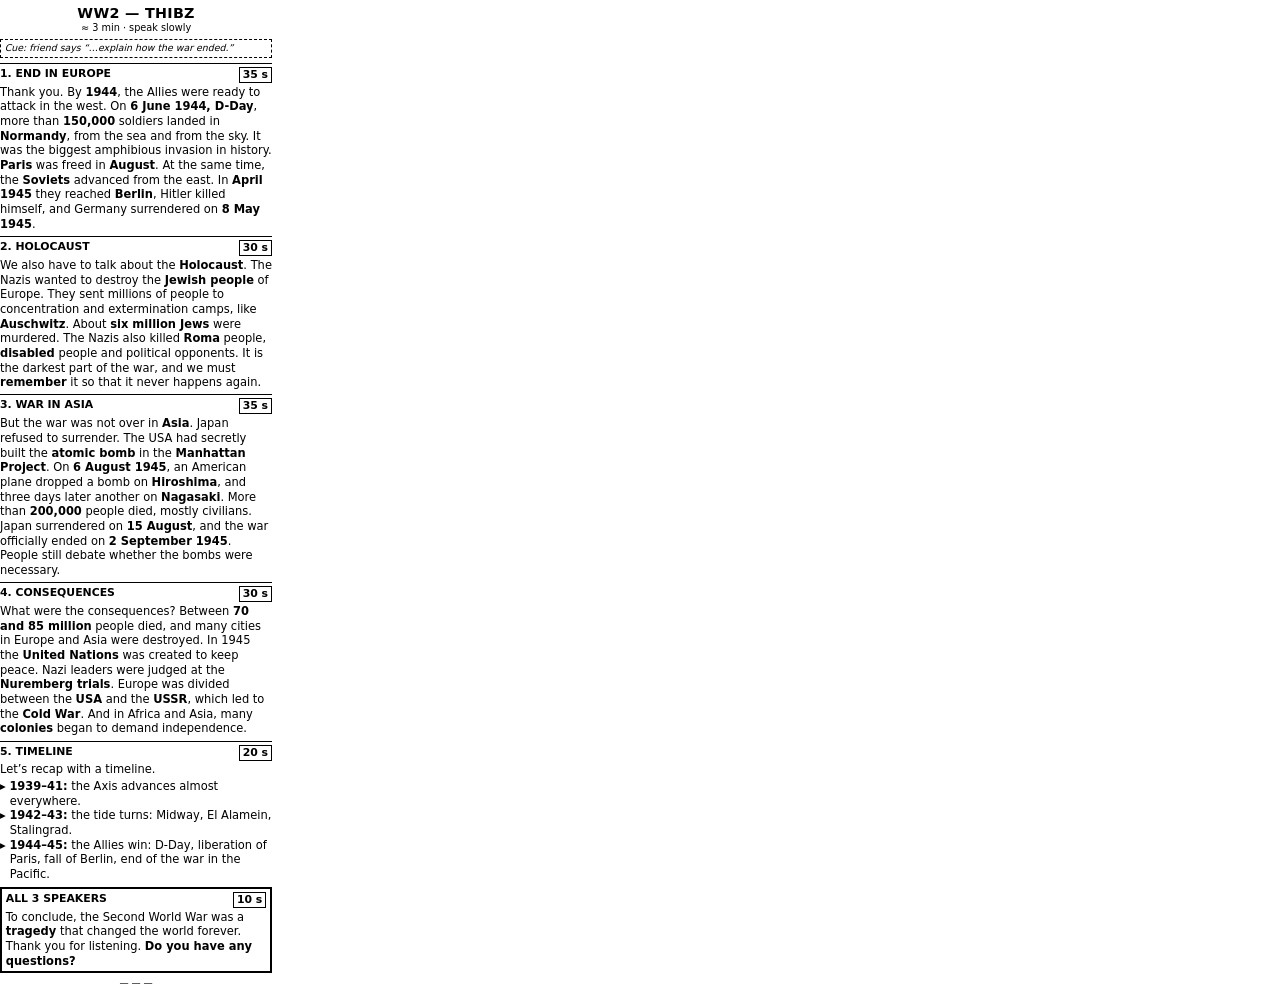
<file: fiche/fiche.html>
<!doctype html>
<html lang="en">
<head>
<meta charset="utf-8">
<title>Fiche WW2 Thibz</title>
<style>
  * { margin: 0; padding: 0; box-sizing: border-box; }
  html, body { background: #fff; color: #000; }
  body {
    width: var(--w, 72mm);
    font-family: "DejaVu Sans", "Liberation Sans", Arial, sans-serif;
    font-size: var(--fs, 8.6pt);
    line-height: 1.28;
    padding: 1mm 0;
  }
  h1 { font-size: 1.25em; text-align: center; letter-spacing: .02em; }
  .sub { text-align: center; font-size: .85em; margin-bottom: 1.2mm; }
  .cue { font-size: .82em; font-style: italic; border: 1px dashed #000; padding: .6mm 1mm; margin-bottom: 1.4mm; }
  .sec { border-top: 1.5px solid #000; padding-top: .8mm; margin-top: 1.2mm; }
  .head { display: flex; justify-content: space-between; font-weight: 700; font-size: .95em; }
  .head span:first-child { text-transform: uppercase; }
  .head span:last-child { border: 1.5px solid #000; padding: 0 .8mm; }
  p { margin-top: .5mm; }
  b { font-weight: 700; }
  ul { list-style: none; margin-top: .5mm; }
  li { padding-left: 2.6mm; text-indent: -2.6mm; }
  li::before { content: "▸ "; }
  .all { border: 2px solid #000; padding: .8mm 1mm; margin-top: 1.4mm; }
  .end { text-align: center; font-size: .8em; margin-top: 1mm; }
</style>
</head>
<body>
  <h1>WW2 — THIBZ</h1>
  <div class="sub">≈ 3 min · speak slowly</div>

  <div class="cue">Cue: friend says “…explain how the war ended.”</div>

  <div class="sec">
    <div class="head"><span>1. End in Europe</span><span>35 s</span></div>
    <p>Thank you. By <b>1944</b>, the Allies were ready to attack in the west. On <b>6 June 1944, D-Day</b>, more than <b>150,000</b> soldiers landed in <b>Normandy</b>, from the sea and from the sky. It was the biggest amphibious invasion in history. <b>Paris</b> was freed in <b>August</b>. At the same time, the <b>Soviets</b> advanced from the east. In <b>April 1945</b> they reached <b>Berlin</b>, Hitler killed himself, and Germany surrendered on <b>8 May 1945</b>.</p>
  </div>

  <div class="sec">
    <div class="head"><span>2. Holocaust</span><span>30 s</span></div>
    <p>We also have to talk about the <b>Holocaust</b>. The Nazis wanted to destroy the <b>Jewish people</b> of Europe. They sent millions of people to concentration and extermination camps, like <b>Auschwitz</b>. About <b>six million Jews</b> were murdered. The Nazis also killed <b>Roma</b> people, <b>disabled</b> people and political opponents. It is the darkest part of the war, and we must <b>remember</b> it so that it never happens again.</p>
  </div>

  <div class="sec">
    <div class="head"><span>3. War in Asia</span><span>35 s</span></div>
    <p>But the war was not over in <b>Asia</b>. Japan refused to surrender. The USA had secretly built the <b>atomic bomb</b> in the <b>Manhattan Project</b>. On <b>6 August 1945</b>, an American plane dropped a bomb on <b>Hiroshima</b>, and three days later another on <b>Nagasaki</b>. More than <b>200,000</b> people died, mostly civilians. Japan surrendered on <b>15 August</b>, and the war officially ended on <b>2 September 1945</b>. People still debate whether the bombs were necessary.</p>
  </div>

  <div class="sec">
    <div class="head"><span>4. Consequences</span><span>30 s</span></div>
    <p>What were the consequences? Between <b>70 and 85 million</b> people died, and many cities in Europe and Asia were destroyed. In 1945 the <b>United Nations</b> was created to keep peace. Nazi leaders were judged at the <b>Nuremberg trials</b>. Europe was divided between the <b>USA</b> and the <b>USSR</b>, which led to the <b>Cold War</b>. And in Africa and Asia, many <b>colonies</b> began to demand independence.</p>
  </div>

  <div class="sec">
    <div class="head"><span>5. Timeline</span><span>20 s</span></div>
    <p>Let’s recap with a timeline.</p>
    <ul>
      <li><b>1939–41:</b> the Axis advances almost everywhere.</li>
      <li><b>1942–43:</b> the tide turns: Midway, El Alamein, Stalingrad.</li>
      <li><b>1944–45:</b> the Allies win: D-Day, liberation of Paris, fall of Berlin, end of the war in the Pacific.</li>
    </ul>
  </div>

  <div class="all">
    <div class="head"><span>All 3 speakers</span><span>10 s</span></div>
    <p>To conclude, the Second World War was a <b>tragedy</b> that changed the world forever. Thank you for listening. <b>Do you have any questions?</b></p>
  </div>
  <div class="end">— — —</div>
</body>
</html>
</file>
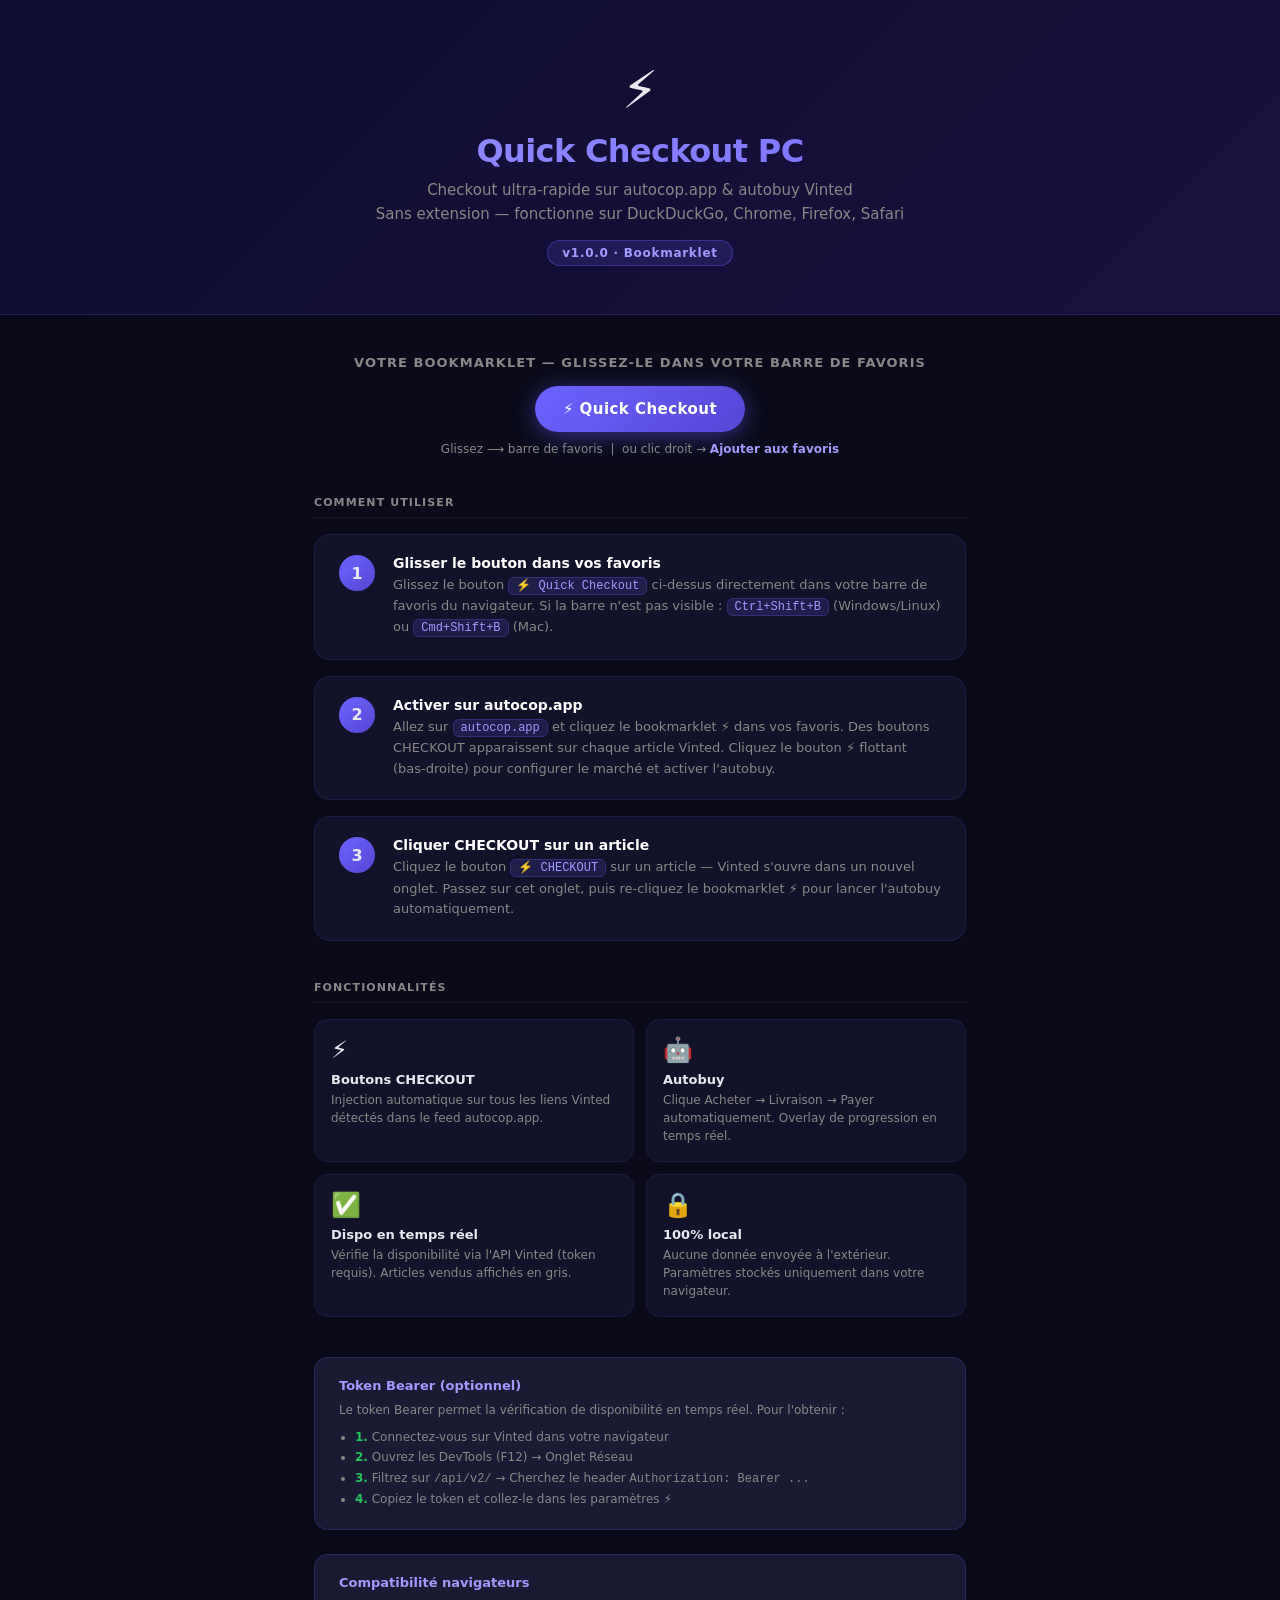
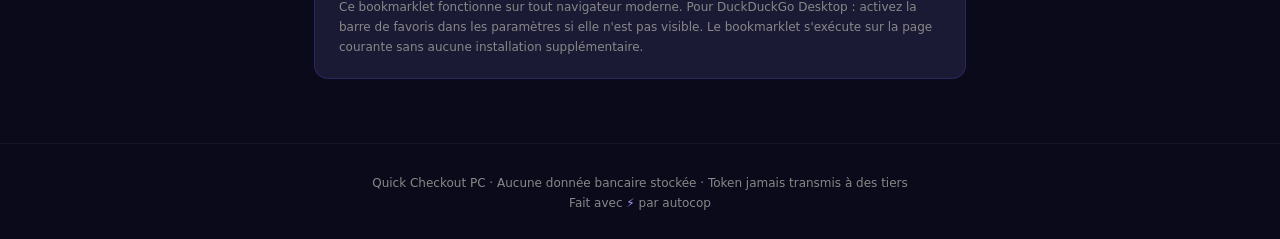
<file: pc-bookmarklet/quickcheckout-pc.html>
<!DOCTYPE html>
<html lang="fr">
<head>
<meta charset="UTF-8">
<meta name="viewport" content="width=device-width,initial-scale=1">
<title>Quick Checkout PC — Installation</title>
<style>
*{box-sizing:border-box;margin:0;padding:0}
:root{--purple:#6c63ff;--purple-dark:#5546d4;--bg:#0a0a1a;--card:#12122a;--card2:#1a1a35;--text:#e8e8f0;--muted:#888;--green:#22c55e;--red:#ef4444}
body{background:var(--bg);color:var(--text);font-family:system-ui,-apple-system,'Segoe UI',sans-serif;min-height:100vh;padding:0}
.hero{background:linear-gradient(135deg,#0d0d2e 0%,#1a1040 100%);padding:60px 24px 48px;text-align:center;border-bottom:1px solid rgba(108,99,255,.2)}
.logo{font-size:52px;margin-bottom:12px}
h1{font-size:32px;font-weight:900;letter-spacing:-.02em;background:linear-gradient(135deg,#a29bfe,#6c63ff);-webkit-background-clip:text;-webkit-text-fill-color:transparent;background-clip:text}
.hero-sub{font-size:15px;color:var(--muted);margin-top:8px;line-height:1.6}
.badge{display:inline-block;margin-top:14px;padding:5px 14px;background:rgba(108,99,255,.15);border:1px solid rgba(108,99,255,.35);border-radius:20px;font-size:12px;font-weight:700;color:#a29bfe;letter-spacing:.06em}
.container{max-width:700px;margin:0 auto;padding:40px 24px}
.bm-section{text-align:center;margin-bottom:40px}
.bm-label{font-size:13px;color:var(--muted);margin-bottom:16px;font-weight:600;text-transform:uppercase;letter-spacing:.08em}
.bm-link-wrapper{display:flex;justify-content:center;align-items:center;gap:12px;flex-wrap:wrap}
#bm-link{display:inline-flex;align-items:center;gap:8px;padding:14px 28px;background:linear-gradient(135deg,var(--purple),var(--purple-dark));color:#fff;border-radius:50px;font-size:15px;font-weight:800;text-decoration:none;box-shadow:0 4px 24px rgba(108,99,255,.45);cursor:grab;transition:transform .15s,box-shadow .15s;white-space:nowrap;letter-spacing:.03em}
#bm-link:hover{transform:translateY(-2px) scale(1.04);box-shadow:0 8px 32px rgba(108,99,255,.6)}
#bm-link:active{transform:scale(.97);cursor:grabbing}
.bm-hint{font-size:12px;color:var(--muted);margin-top:10px}
.bm-hint span{color:#a29bfe;font-weight:600}
.steps{display:flex;flex-direction:column;gap:16px;margin-bottom:40px}
.step{background:var(--card);border:1px solid rgba(108,99,255,.15);border-radius:16px;padding:20px 24px;display:flex;gap:18px;align-items:flex-start}
.step-num{min-width:36px;height:36px;border-radius:50%;background:linear-gradient(135deg,var(--purple),var(--purple-dark));display:flex;align-items:center;justify-content:center;font-size:16px;font-weight:900;flex-shrink:0}
.step-body h3{font-size:14px;font-weight:800;margin-bottom:4px;color:#fff}
.step-body p{font-size:13px;color:var(--muted);line-height:1.6}
.step-body code{background:rgba(108,99,255,.15);border:1px solid rgba(108,99,255,.25);border-radius:6px;padding:1px 7px;font-size:12px;color:#a29bfe;font-family:monospace}
.section-title{font-size:11px;font-weight:800;text-transform:uppercase;letter-spacing:.1em;color:var(--muted);margin-bottom:16px;padding-bottom:8px;border-bottom:1px solid rgba(255,255,255,.06)}
.features{display:grid;grid-template-columns:1fr 1fr;gap:12px;margin-bottom:40px}
.feat{background:var(--card);border:1px solid rgba(108,99,255,.1);border-radius:14px;padding:16px}
.feat-icon{font-size:24px;margin-bottom:8px}
.feat h4{font-size:13px;font-weight:700;margin-bottom:4px}
.feat p{font-size:12px;color:var(--muted);line-height:1.5}
.info-box{background:var(--card2);border:1px solid rgba(108,99,255,.2);border-radius:14px;padding:20px 24px;margin-bottom:24px}
.info-box h4{font-size:13px;font-weight:800;color:#a29bfe;margin-bottom:8px}
.info-box p{font-size:12px;color:var(--muted);line-height:1.65}
.info-box ul{margin-left:16px;margin-top:6px}
.info-box ul li{font-size:12px;color:var(--muted);line-height:1.7}
.info-box ul li span{color:var(--green);font-weight:700}
.footer{text-align:center;padding:32px 24px;border-top:1px solid rgba(255,255,255,.05);color:var(--muted);font-size:12px}
.footer span{color:#a29bfe}
@media(max-width:520px){.features{grid-template-columns:1fr}.hero{padding:40px 16px 32px}h1{font-size:26px}.container{padding:24px 16px}}
</style>
</head>
<body>

<div class="hero">
  <div class="logo">⚡</div>
  <h1>Quick Checkout PC</h1>
  <p class="hero-sub">Checkout ultra-rapide sur autocop.app &amp; autobuy Vinted<br>Sans extension — fonctionne sur DuckDuckGo, Chrome, Firefox, Safari</p>
  <div class="badge">v1.0.0 · Bookmarklet</div>
</div>

<div class="container">

  <div class="bm-section">
    <div class="bm-label">Votre bookmarklet — glissez-le dans votre barre de favoris</div>
    <div class="bm-link-wrapper">
      <a id="bm-link" href="#" title="Glissez ce lien dans votre barre de favoris">
        ⚡ Quick Checkout
      </a>
    </div>
    <div class="bm-hint">Glissez ⟶ barre de favoris &nbsp;|&nbsp; ou clic droit → <span>Ajouter aux favoris</span></div>
  </div>

  <div class="section-title">Comment utiliser</div>

  <div class="steps">
    <div class="step">
      <div class="step-num">1</div>
      <div class="step-body">
        <h3>Glisser le bouton dans vos favoris</h3>
        <p>Glissez le bouton <code>⚡ Quick Checkout</code> ci-dessus directement dans votre barre de favoris du navigateur. Si la barre n'est pas visible : <code>Ctrl+Shift+B</code> (Windows/Linux) ou <code>Cmd+Shift+B</code> (Mac).</p>
      </div>
    </div>
    <div class="step">
      <div class="step-num">2</div>
      <div class="step-body">
        <h3>Activer sur autocop.app</h3>
        <p>Allez sur <code>autocop.app</code> et cliquez le bookmarklet ⚡ dans vos favoris. Des boutons CHECKOUT apparaissent sur chaque article Vinted. Cliquez le bouton ⚡ flottant (bas-droite) pour configurer le marché et activer l'autobuy.</p>
      </div>
    </div>
    <div class="step">
      <div class="step-num">3</div>
      <div class="step-body">
        <h3>Cliquer CHECKOUT sur un article</h3>
        <p>Cliquez le bouton <code>⚡ CHECKOUT</code> sur un article — Vinted s'ouvre dans un nouvel onglet. Passez sur cet onglet, puis re-cliquez le bookmarklet ⚡ pour lancer l'autobuy automatiquement.</p>
      </div>
    </div>
  </div>

  <div class="section-title">Fonctionnalités</div>

  <div class="features">
    <div class="feat">
      <div class="feat-icon">⚡</div>
      <h4>Boutons CHECKOUT</h4>
      <p>Injection automatique sur tous les liens Vinted détectés dans le feed autocop.app.</p>
    </div>
    <div class="feat">
      <div class="feat-icon">🤖</div>
      <h4>Autobuy</h4>
      <p>Clique Acheter → Livraison → Payer automatiquement. Overlay de progression en temps réel.</p>
    </div>
    <div class="feat">
      <div class="feat-icon">✅</div>
      <h4>Dispo en temps réel</h4>
      <p>Vérifie la disponibilité via l'API Vinted (token requis). Articles vendus affichés en gris.</p>
    </div>
    <div class="feat">
      <div class="feat-icon">🔒</div>
      <h4>100% local</h4>
      <p>Aucune donnée envoyée à l'extérieur. Paramètres stockés uniquement dans votre navigateur.</p>
    </div>
  </div>

  <div class="info-box">
    <h4>Token Bearer (optionnel)</h4>
    <p>Le token Bearer permet la vérification de disponibilité en temps réel. Pour l'obtenir :</p>
    <ul>
      <li><span>1.</span> Connectez-vous sur Vinted dans votre navigateur</li>
      <li><span>2.</span> Ouvrez les DevTools (F12) → Onglet Réseau</li>
      <li><span>3.</span> Filtrez sur <code>/api/v2/</code> → Cherchez le header <code>Authorization: Bearer ...</code></li>
      <li><span>4.</span> Copiez le token et collez-le dans les paramètres ⚡</li>
    </ul>
  </div>

  <div class="info-box">
    <h4>Compatibilité navigateurs</h4>
    <p>Ce bookmarklet fonctionne sur tout navigateur moderne. Pour DuckDuckGo Desktop : activez la barre de favoris dans les paramètres si elle n'est pas visible. Le bookmarklet s'exécute sur la page courante sans aucune installation supplémentaire.</p>
  </div>

</div>

<div class="footer">
  <p>Quick Checkout PC · Aucune donnée bancaire stockée · Token jamais transmis à des tiers</p>
  <p style="margin-top:6px">Fait avec <span>⚡</span> par autocop</p>
</div>

<!-- Bookmarklet source (readable, auto-encoded below) -->
<script id="bm-src" type="text/plain">
(function(){
'use strict';
var LS=localStorage,CFG='__qcCfg',PND='__qcPending';
var cfg={domain:'www.vinted.fr',autobuy:false,token:''};
try{var _c=JSON.parse(LS.getItem(CFG)||'{}');for(var k in _c)if(_c.hasOwnProperty(k))cfg[k]=_c[k];}catch(e){}
function saveCfg(){try{LS.setItem(CFG,JSON.stringify(cfg));}catch(e){}}
var host=location.hostname;
if(/autocop\.app/i.test(host)){runDetector();return;}
if(/vinted\./i.test(host)){runCheckout();return;}
alert('⚡ Quick Checkout PC\nActivez ce bookmarklet sur autocop.app ou une page Vinted !');
function runDetector(){
if(window.__qcPC){showPanel();return;}
window.__qcPC=true;
injectStyle([
'.qc-bc{position:absolute;top:6px;right:6px;z-index:9999;display:flex;flex-direction:column;align-items:flex-end;gap:4px;pointer-events:none}',
'.qc-cb{pointer-events:all;display:inline-flex;align-items:center;gap:5px;padding:5px 11px;background:linear-gradient(135deg,#6c63ff,#5546d4);color:#fff;border:none;border-radius:18px;font-size:11px;font-weight:800;letter-spacing:.06em;text-transform:uppercase;cursor:pointer;box-shadow:0 2px 10px rgba(108,99,255,.45);transition:transform .1s,box-shadow .1s;white-space:nowrap;font-family:system-ui,sans-serif;line-height:1.2}',
'.qc-cb:hover{transform:translateY(-1px) scale(1.04);box-shadow:0 4px 16px rgba(108,99,255,.6)}',
'.qc-cb:active{transform:scale(.94)}',
'.qc-cb:disabled{opacity:.5;cursor:not-allowed;transform:none}',
'.qc-sold{background:linear-gradient(135deg,#555,#333)!important;box-shadow:none!important}',
'.qc-avail{background:linear-gradient(135deg,#2D6A4F,#1a4534)}',
'.qc-toast{position:fixed;bottom:24px;left:50%;transform:translateX(-50%);z-index:999999;padding:10px 22px;border-radius:20px;font-family:system-ui,sans-serif;font-size:13px;font-weight:700;color:#fff;pointer-events:none;transition:opacity .3s;white-space:nowrap}',
'.qc-fab{position:fixed;bottom:20px;right:20px;z-index:99998;width:46px;height:46px;border-radius:23px;background:linear-gradient(135deg,#6c63ff,#5546d4);color:#fff;border:none;cursor:pointer;font-size:22px;box-shadow:0 4px 16px rgba(108,99,255,.5);display:flex;align-items:center;justify-content:center;line-height:1}',
'.qc-panel{position:fixed;bottom:76px;right:20px;z-index:99999;background:#1a1a2e;border-radius:16px;padding:20px;width:272px;color:#fff;font-family:system-ui,sans-serif;box-shadow:0 8px 32px rgba(0,0,0,.6);border:1px solid rgba(108,99,255,.3)}',
'.qc-panel h4{margin:0 0 14px;font-size:14px;color:#a29bfe;letter-spacing:.05em;text-transform:uppercase;font-weight:800}',
'.qc-lbl{display:block;font-size:11px;color:#888;margin:10px 0 3px;font-weight:600}',
'.qc-sel,.qc-inp{width:100%;padding:7px 10px;border-radius:8px;border:1px solid #2a2a4a;background:#0f0f23;color:#fff;font-size:12px;box-sizing:border-box;outline:none}',
'.qc-row{display:flex;align-items:center;gap:8px;margin-top:12px}',
'.qc-sw{width:38px;height:21px;-webkit-appearance:none;appearance:none;background:#333;border-radius:11px;cursor:pointer;position:relative;transition:background .2s;flex-shrink:0;border:none;outline:none}',
'.qc-sw:checked{background:#6c63ff}',
'.qc-sw::before{content:"";position:absolute;width:17px;height:17px;border-radius:50%;background:#fff;top:2px;left:2px;transition:left .2s}',
'.qc-sw:checked::before{left:19px}',
'.qc-save{width:100%;margin-top:14px;padding:9px;border-radius:10px;border:none;background:#6c63ff;color:#fff;font-size:13px;font-weight:700;cursor:pointer}',
'.qc-close{position:absolute;top:12px;right:14px;background:none;border:none;color:#666;cursor:pointer;font-size:16px;line-height:1}',
].join(''),'qc-det-style');
scan();
var obs=new MutationObserver(function(){clearTimeout(window.__qcST);window.__qcST=setTimeout(scan,150);});
obs.observe(document.documentElement,{childList:true,subtree:true});
showFAB();
toast('⚡ Quick Checkout activé !');
}
var _proc=new WeakSet(),_avc={};
function scan(){
var links=document.querySelectorAll('a[href*="vinted."]');
for(var i=0;i<links.length;i++){
var a=links[i];
if(_proc.has(a))continue;
if(!/vinted\.(fr|be|es|de|it|co\.uk|nl|pl|pt|com)/i.test(a.href))continue;
var id=getId(a.href);
if(!id)continue;
_proc.add(a);
injectBtn(a,id);
}
}
function getId(url){
var m=url.match(/\/items\/(\d+)/);if(m)return m[1];
m=url.match(/[-\/](\d{7,})/);return m?m[1]:null;
}
function cardOf(a){
var el=a.parentElement,best=a;
for(var d=0;d<10&&el;d++){
var r=el.getBoundingClientRect();
if(r.width>=80&&r.height>=80){best=el;if(el.parentElement&&el.parentElement.querySelectorAll('a[href*="vinted."]').length>3)break;}
el=el.parentElement;
}
return best;
}
function injectBtn(a,id){
var card=cardOf(a);
if(card.querySelector('[data-qcid="'+id+'"]'))return;
var pe=card.querySelector('[class*="price" i]');
var te=card.querySelector('[class*="title" i],[class*="name" i],h2,h3,strong');
var ps=pe?' '+(pe.textContent||'').replace(/[^0-9,.\s€\xa3]/g,'').trim():'';
var title=(te?te.textContent.trim():'')||'Article';
var btn=document.createElement('button');
btn.className='qc-cb';btn.dataset.qcid=id;
btn.innerHTML='⚡ CHECKOUT'+ps;
btn.title='Quick Checkout: '+title;
if(cfg.token){
checkAvail(id).then(function(ok){
if(ok===false){btn.innerHTML='❌ VENDU';btn.classList.add('qc-sold');btn.disabled=true;}
else if(ok===true)btn.classList.add('qc-avail');
});
}
btn.addEventListener('click',function(e){
e.preventDefault();e.stopPropagation();
if(btn.disabled)return;
doCheckout(btn,id,a.href,title,ps);
});
var wrap=document.createElement('div');wrap.className='qc-bc';wrap.appendChild(btn);
if(getComputedStyle(card).position==='static')card.style.position='relative';
card.appendChild(wrap);
}
function checkAvail(id){
var now=Date.now();
if(_avc[id]&&now-_avc[id].ts<30000)return Promise.resolve(_avc[id].ok);
return fetch('https://'+cfg.domain+'/api/v2/items/'+id,{
headers:{Authorization:'Bearer '+cfg.token,Accept:'application/json'},
credentials:'include'
}).then(function(r){
if(!r.ok){_avc[id]={ok:null,ts:Date.now()};return null;}
return r.json().then(function(d){
var item=d.item||d.data;if(!item)return null;
var ok=item.can_be_sold!==false&&item.is_for_sale!==false&&item.status!=='sold';
_avc[id]={ok:ok,ts:Date.now()};return ok;
});
}).catch(function(){return null;});
}
function doCheckout(btn,id,href,title,ps){
btn.innerHTML='⏳ ...';btn.disabled=true;
var pending={itemId:id,title:title,price:ps,autobuy:cfg.autobuy,ts:Date.now(),domain:cfg.domain};
try{LS.setItem(PND,JSON.stringify(pending));}catch(e){}
window.open('https://'+cfg.domain+'/items/'+id,'_blank');
setTimeout(function(){
btn.innerHTML='✅ OUVERT';
setTimeout(function(){btn.innerHTML='⚡ CHECKOUT'+ps;btn.disabled=false;},2500);
},500);
}
function showFAB(){
if(document.getElementById('qc-fab'))return;
var fab=document.createElement('button');
fab.id='qc-fab';fab.className='qc-fab';fab.title='Paramètres Quick Checkout';
fab.textContent='⚡';
fab.addEventListener('click',function(){showPanel();});
document.body.appendChild(fab);
}
function showPanel(){
var old=document.getElementById('qc-panel');if(old){old.remove();return;}
var p=document.createElement('div');p.id='qc-panel';p.className='qc-panel';
p.style.cssText='position:fixed;bottom:76px;right:20px;z-index:99999;background:#1a1a2e;border-radius:16px;padding:20px;width:272px;color:#fff;font-family:system-ui,sans-serif;box-shadow:0 8px 32px rgba(0,0,0,.6);border:1px solid rgba(108,99,255,.3)';
p.innerHTML=[
'<button class="qc-close" id="qc-close">✕</button>',
'<h4>⚡ QUICK CHECKOUT</h4>',
'<label class="qc-lbl">Marché Vinted</label>',
'<select class="qc-sel" id="qc-dom">',
'<option value="www.vinted.fr">vinted.fr (France)</option>',
'<option value="www.vinted.be">vinted.be (Belgique)</option>',
'<option value="www.vinted.es">vinted.es (Espagne)</option>',
'<option value="www.vinted.de">vinted.de (Allemagne)</option>',
'<option value="www.vinted.it">vinted.it (Italie)</option>',
'<option value="www.vinted.co.uk">vinted.co.uk (UK)</option>',
'<option value="www.vinted.nl">vinted.nl (Pays-Bas)</option>',
'<option value="www.vinted.pl">vinted.pl (Pologne)</option>',
'<option value="www.vinted.pt">vinted.pt (Portugal)</option>',
'</select>',
'<div class="qc-row">',
'<input type="checkbox" class="qc-sw" id="qc-ab">',
'<label for="qc-ab" style="font-size:13px;cursor:pointer;color:#fff">Autobuy activé</label>',
'</div>',
'<label class="qc-lbl">Bearer Token (pour vérif dispo)</label>',
'<input type="password" class="qc-inp" id="qc-tok" placeholder="Token Vinted...">',
'<button class="qc-save" id="qc-sv">💾 Sauvegarder</button>',
].join('');
document.body.appendChild(p);
document.getElementById('qc-dom').value=cfg.domain;
document.getElementById('qc-ab').checked=cfg.autobuy;
document.getElementById('qc-tok').value=cfg.token;
document.getElementById('qc-close').addEventListener('click',function(){p.remove();});
document.getElementById('qc-sv').addEventListener('click',function(){
cfg.domain=document.getElementById('qc-dom').value;
cfg.autobuy=document.getElementById('qc-ab').checked;
cfg.token=document.getElementById('qc-tok').value.trim();
saveCfg();toast('✅ Sauvegardé !');p.remove();
});
}
function toast(msg){
var t=document.createElement('div');t.className='qc-toast';
t.style.background='rgba(108,99,255,.92)';t.textContent=msg;
document.body.appendChild(t);
setTimeout(function(){t.style.opacity='0';setTimeout(function(){t.remove();},300);},2500);
}
function runCheckout(){
var pending=null;
try{
var raw=LS.getItem(PND);
if(raw){pending=JSON.parse(raw);if(Date.now()-pending.ts>60000)pending=null;}
}catch(e){}
injectStyle([
'.qc-ov{position:fixed;top:0;left:0;right:0;bottom:0;background:rgba(0,0,0,.78);z-index:999999;display:flex;align-items:center;justify-content:center;font-family:system-ui,sans-serif}',
'.qc-ob{background:#1a1a2e;border-radius:20px;padding:36px 52px;text-align:center;min-width:260px;border:1px solid rgba(108,99,255,.3)}',
'.qc-ot{font-size:22px;font-weight:900;color:#fff;margin-bottom:6px}',
'.qc-os{font-size:14px;color:#a29bfe;margin-bottom:20px;min-height:20px}',
'.qc-pb{width:200px;height:6px;background:#2a2a4a;border-radius:3px;overflow:hidden;margin:0 auto}',
'.qc-pf{height:100%;background:linear-gradient(90deg,#6c63ff,#a29bfe);border-radius:3px;transition:width .4s}',
'.qc-vt{position:fixed;bottom:20px;right:20px;z-index:99999;padding:12px 20px;border-radius:12px;font-family:system-ui,sans-serif;font-size:13px;font-weight:700;color:#fff;pointer-events:none}',
].join(''),'qc-chk-style');
if(!pending){vToast('⚡ Quick Checkout prêt — cliquez Acheter');return;}
if(!pending.autobuy){vToast('⚡ Quick Checkout — cliquez Acheter pour payer');return;}
startAutobuy(pending);
}
var _ov=null,_pf=null;
function showOv(step,pct){
if(!_ov){
_ov=document.createElement('div');_ov.className='qc-ov';
_ov.innerHTML='<div class="qc-ob"><div class="qc-ot">⚡ Quick Checkout</div><div class="qc-os" id="qcs"></div><div class="qc-pb"><div class="qc-pf" id="qcp" style="width:0"></div></div></div>';
document.body.appendChild(_ov);_pf=document.getElementById('qcp');
}
document.getElementById('qcs').textContent=step;
if(_pf)_pf.style.width=pct+'%';
}
function hideOv(ok,msg){
var s=document.getElementById('qcs');if(s)s.textContent=msg;
if(_pf)_pf.style.width='100%';
var box=_ov&&_ov.querySelector('.qc-ob');
if(box)box.style.borderTop='3px solid '+(ok?'#22c55e':'#ef4444');
setTimeout(function(){if(_ov){_ov.remove();_ov=null;}},2500);
}
function waitFor(fn,ms){
return new Promise(function(res,rej){
var t=Date.now()+ms;
function tick(){var el=fn();if(el)return res(el);if(Date.now()>t)return rej(new Error('Timeout'));requestAnimationFrame(tick);}
tick();
});
}
function tap(el){
el.scrollIntoView({behavior:'smooth',block:'center'});
el.focus();
['pointerdown','pointerup','click'].forEach(function(type){
try{el.dispatchEvent(new PointerEvent(type,{bubbles:true,cancelable:true}));}catch(e){el.dispatchEvent(new MouseEvent(type,{bubbles:true,cancelable:true}));}
});
}
function findBtn(re){
var els=document.querySelectorAll('button,[role="button"],input[type="submit"]');
for(var i=0;i<els.length;i++){
var el=els[i],txt=(el.textContent||el.value||'').trim();
if(re.test(txt)&&el.offsetParent!==null&&!el.disabled)return el;
}
return null;
}
function sleep(ms){return new Promise(function(r){setTimeout(r,ms);});}
function startAutobuy(pending){
showOv('Recherche bouton Acheter…',8);
waitFor(function(){return findBtn(/acheter|buy|kaufen|comprar|acquista|kopen|kup|acquérir/i);},9000)
.then(function(buyBtn){
showOv('Clic sur Acheter…',28);
return sleep(300).then(function(){tap(buyBtn);return sleep(200);});
})
.then(function(){
showOv('Attente sélection livraison…',50);
return waitFor(function(){return findBtn(/continuer|continue|suivant|next|weiter|siguiente|avanti|volgende|dalej|continuar/i);},14000);
})
.then(function(contBtn){
showOv('Confirmation livraison…',72);
return sleep(350).then(function(){tap(contBtn);return sleep(200);});
})
.then(function(){
showOv('Attente confirmation paiement…',85);
return waitFor(function(){return findBtn(/payer|pay|zahlen|pagar|pagare|betalen|zap.a./i);},14000);
})
.then(function(payBtn){
showOv('Finalisation…',95);
return sleep(350).then(function(){tap(payBtn);});
})
.then(function(){
hideOv(true,'✅ Checkout terminé !');
try{LS.removeItem('__qcPending');}catch(e){}
})
.catch(function(e){
hideOv(false,'❌ '+e.message);
});
}
function vToast(msg){
var t=document.createElement('div');t.className='qc-vt';
t.style.background='rgba(108,99,255,.9)';t.textContent=msg;
document.body.appendChild(t);setTimeout(function(){t.remove();},5000);
}
function injectStyle(css,id){
if(document.getElementById(id))return;
var s=document.createElement('style');s.id=id;s.textContent=css;
(document.head||document.documentElement).appendChild(s);
}
})();
</script>

<script>
(function() {
  var src = document.getElementById('bm-src').textContent.trim();
  // Remove multi-line comments
  src = src.replace(/\/\*[\s\S]*?\*\//g, '');
  // Remove single-line comments (but not URLs)
  src = src.replace(/([^:]|^)\/\/.*$/gm, '$1');
  // Collapse whitespace
  src = src.replace(/\s+/g, ' ').trim();
  document.getElementById('bm-link').href = 'javascript:' + encodeURIComponent(src);
})();
</script>

</body>
</html>
</file>
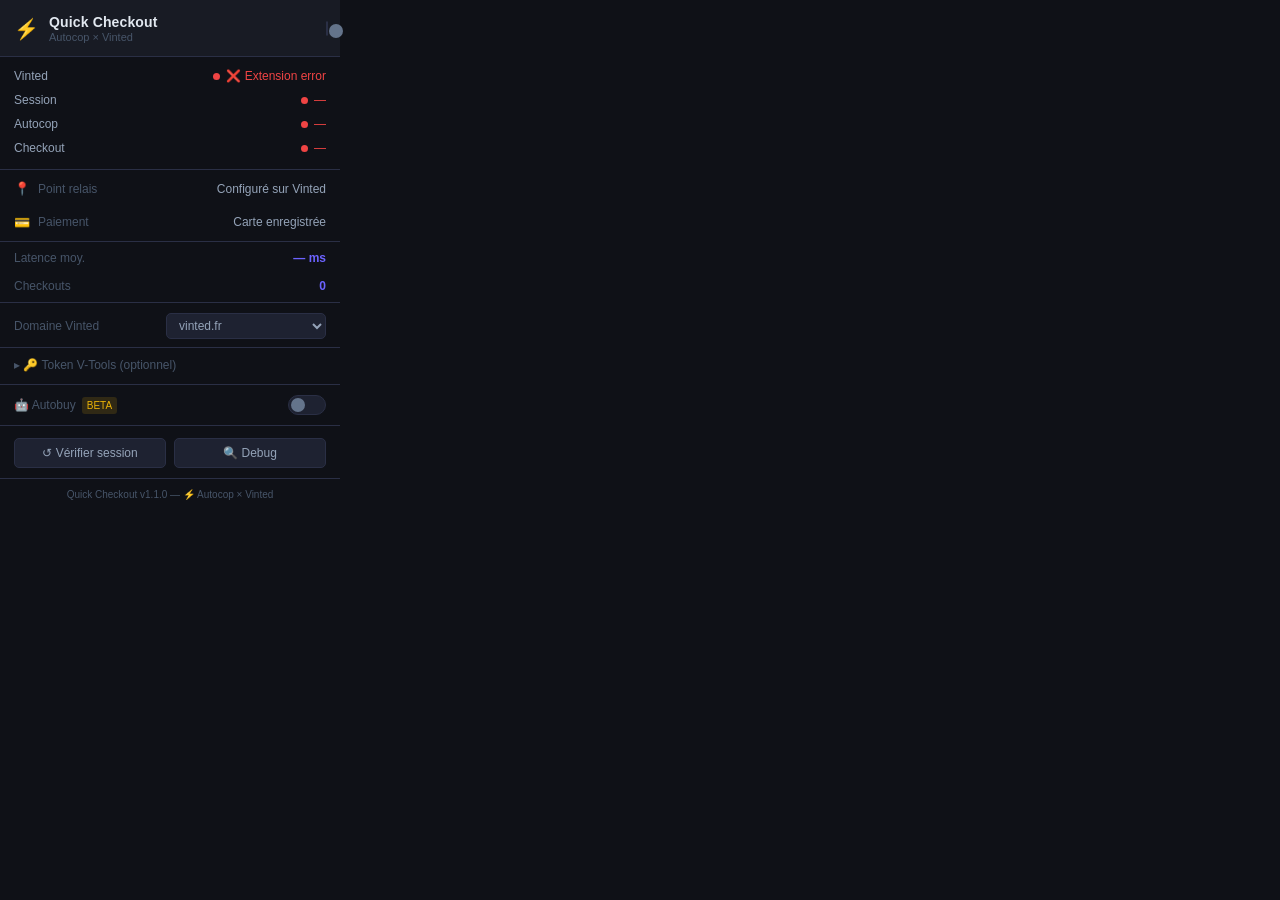
<file: quick-checkout-extension/popup/popup.html>
<!DOCTYPE html>
<html lang="fr">
<head>
  <meta charset="UTF-8">
  <meta name="viewport" content="width=device-width, initial-scale=1.0">
  <title>Quick Checkout</title>
  <link rel="stylesheet" href="popup.css">
</head>
<body>
  <!-- Header -->
  <div class="header">
    <div class="header-logo">⚡</div>
    <div class="header-title">
      <span class="header-name">Quick Checkout</span>
      <span class="header-sub">Autocop × Vinted</span>
    </div>
    <div class="header-toggle">
      <label class="toggle-switch" title="Activer / Désactiver">
        <input type="checkbox" id="toggle-enabled">
        <span class="slider"></span>
      </label>
    </div>
  </div>

  <!-- Status Grid -->
  <div class="status-grid">
    <div class="status-row">
      <span class="status-label">Vinted</span>
      <span class="status-indicator" id="status-vinted">
        <span class="dot"></span>
        <span class="status-text">—</span>
      </span>
    </div>
    <div class="status-row">
      <span class="status-label">Session</span>
      <span class="status-indicator" id="status-session">
        <span class="dot"></span>
        <span class="status-text">—</span>
      </span>
    </div>
    <div class="status-row">
      <span class="status-label">Autocop</span>
      <span class="status-indicator" id="status-autocop">
        <span class="dot"></span>
        <span class="status-text">—</span>
      </span>
    </div>
    <div class="status-row">
      <span class="status-label">Checkout</span>
      <span class="status-indicator" id="status-checkout">
        <span class="dot"></span>
        <span class="status-text">—</span>
      </span>
    </div>
  </div>

  <!-- Divider -->
  <div class="divider"></div>

  <!-- Quick Info -->
  <div class="info-row">
    <span class="info-icon">📍</span>
    <span class="info-label">Point relais</span>
    <span class="info-value" id="info-relay">Configuré sur Vinted</span>
  </div>
  <div class="info-row">
    <span class="info-icon">💳</span>
    <span class="info-label">Paiement</span>
    <span class="info-value" id="info-payment">Carte enregistrée</span>
  </div>

  <div class="divider"></div>

  <!-- Metrics -->
  <div class="metrics-row">
    <span class="metrics-label">Latence moy.</span>
    <span class="metrics-value" id="metrics-latency">— ms</span>
  </div>
  <div class="metrics-row">
    <span class="metrics-label">Checkouts</span>
    <span class="metrics-value" id="metrics-count">0</span>
  </div>
  <div class="metrics-row" id="last-checkout-row" style="display:none">
    <span class="metrics-label">Dernier</span>
    <span class="metrics-value" id="metrics-last" style="font-size:11px;max-width:200px;overflow:hidden;text-overflow:ellipsis;white-space:nowrap">—</span>
  </div>

  <div class="divider"></div>

  <!-- Domain config -->
  <div class="config-row">
    <label class="config-label" for="select-domain">Domaine Vinted</label>
    <select id="select-domain" class="config-select">
      <option value="www.vinted.fr">vinted.fr</option>
      <option value="www.vinted.be">vinted.be</option>
      <option value="www.vinted.es">vinted.es</option>
      <option value="www.vinted.de">vinted.de</option>
      <option value="www.vinted.it">vinted.it</option>
      <option value="www.vinted.co.uk">vinted.co.uk</option>
      <option value="www.vinted.nl">vinted.nl</option>
      <option value="www.vinted.pl">vinted.pl</option>
      <option value="www.vinted.com">vinted.com</option>
    </select>
  </div>

  <!-- V-Tools Token (optional, collapsible) -->
  <details class="token-section" id="token-details">
    <summary class="token-summary">🔑 Token V-Tools (optionnel)</summary>
    <div class="token-body">
      <div class="token-info">
        Utilise la session Vinted du navigateur par défaut.<br>
        Ce token n'est nécessaire que si la session Chrome ne fonctionne pas.
      </div>
      <div id="token-status" class="token-status" style="display:none"></div>
      <div class="token-input-row">
        <input type="password" id="token-input" placeholder="Coller le token ici…" class="token-input" autocomplete="off">
        <button id="token-save" class="btn-small">Enregistrer</button>
      </div>
      <button id="token-clear" class="btn-small btn-danger" style="display:none">Effacer le token</button>
    </div>
  </details>

  <div class="divider"></div>

  <!-- Autobuy toggle -->
  <div class="config-row" id="autobuy-row">
    <label class="config-label" for="toggle-autobuy" style="display:flex;align-items:center;gap:6px">
      🤖 Autobuy
      <span style="font-size:10px;color:var(--yellow);background:rgba(234,179,8,.15);border-radius:3px;padding:1px 5px">BETA</span>
    </label>
    <label class="toggle-switch" title="Achat automatique complet (livraison + paiement)">
      <input type="checkbox" id="toggle-autobuy">
      <span class="slider"></span>
    </label>
  </div>
  <div id="autobuy-warning" style="display:none;padding:6px 14px;font-size:11px;color:var(--yellow);background:rgba(234,179,8,.08);border-top:1px solid rgba(234,179,8,.2)">
    ⚠️ Mode autobuy : l'achat est finalisé automatiquement sans confirmation manuelle.
  </div>

  <div class="divider"></div>

  <!-- Actions -->
  <div class="actions-row">
    <button id="btn-check-session" class="btn-secondary">↺ Vérifier session</button>
    <button id="btn-debug" class="btn-secondary">🔍 Debug</button>
  </div>

  <!-- Debug Panel (hidden by default) -->
  <div id="debug-panel" class="debug-panel" style="display:none">
    <div class="debug-header">
      <span>Journal de débogage</span>
      <button id="btn-clear-logs" class="btn-tiny">Effacer</button>
    </div>
    <div id="debug-log" class="debug-log"></div>
  </div>

  <!-- Footer -->
  <div class="footer">
    Quick Checkout v1.1.0 — ⚡ Autocop × Vinted
  </div>

  <script src="popup.js"></script>
</body>
</html>
</file>
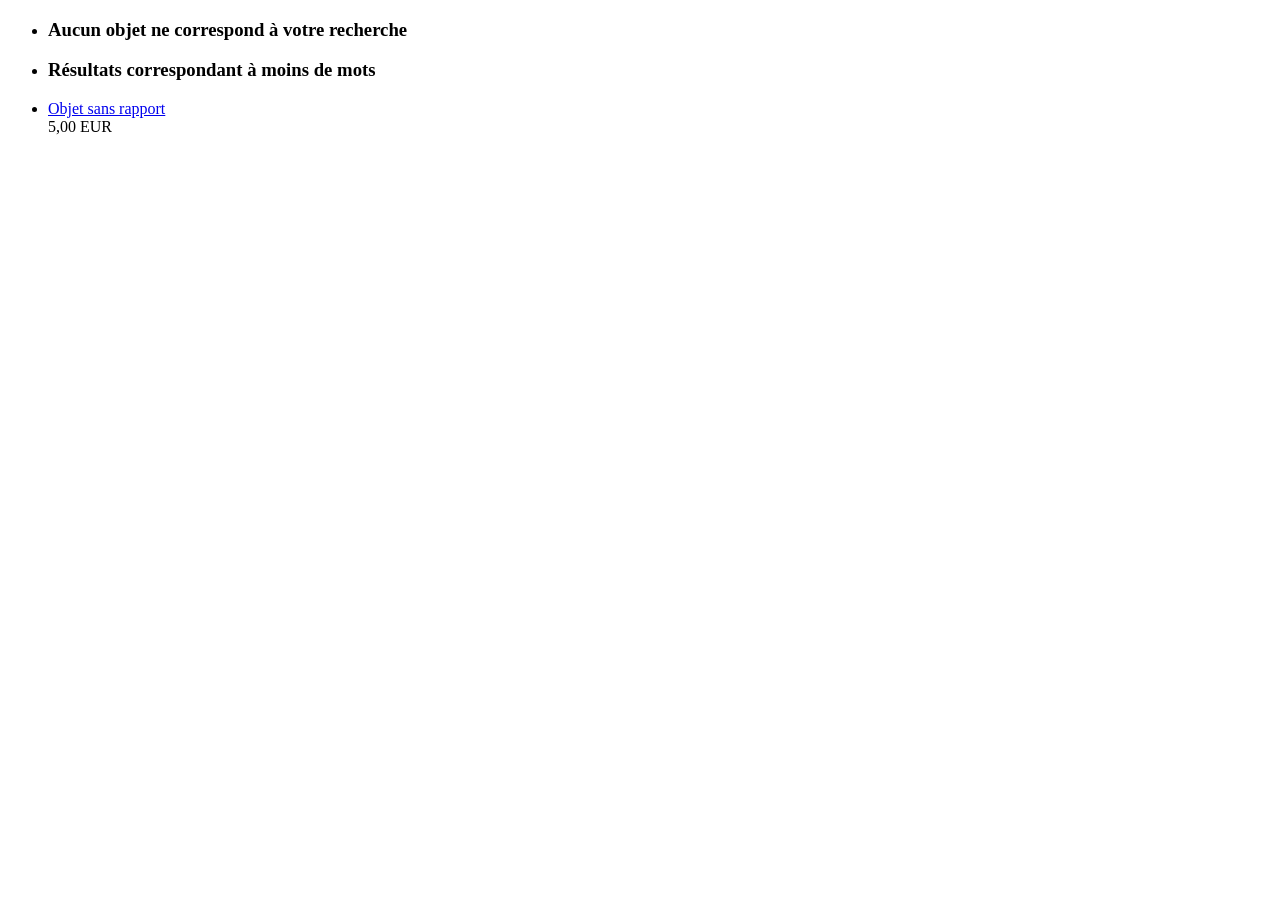
<file: ebay-watcher/tests/fixtures/ebay_no_results.html>
<!DOCTYPE html>
<html lang="fr"><head><meta charset="utf-8"><title>xyzzy | eBay</title></head>
<body>
<div class="srp-river-results clearfix">
<ul class="srp-results srp-list clearfix">
  <li class="srp-river-answer srp-river-answer--NAVIGATION_ANSWER_ZERO_RESULTS"><h3 class="srp-save-null-search__heading">Aucun objet ne correspond à votre recherche</h3></li>
  <li class="srp-river-answer srp-river-answer--REWRITE_START"><div><h3>Résultats correspondant à moins de mots</h3></div></li>
  <li class="s-card" data-listingid="226000000001"><a href="https://www.ebay.fr/itm/226000000001"><div class="s-card__title"><span class="su-styled-text">Objet sans rapport</span></div></a><span class="s-card__price">5,00 EUR</span></li>
</ul>
</div>
</body></html>
</file>
<file: quick-checkout-extension/popup/popup.css>
/* ---- Reset & Base ---- */
*, *::before, *::after { box-sizing: border-box; margin: 0; padding: 0; }

:root {
  --bg: #0f1117;
  --bg2: #181b24;
  --bg3: #1e2231;
  --border: #2a2f45;
  --accent: #6c63ff;
  --accent-glow: rgba(108, 99, 255, 0.25);
  --green: #22c55e;
  --red: #ef4444;
  --yellow: #eab308;
  --gray: #64748b;
  --text: #e2e8f0;
  --text-dim: #94a3b8;
  --text-muted: #475569;
  --radius: 8px;
  --radius-sm: 5px;
  --font: -apple-system, BlinkMacSystemFont, 'Segoe UI', sans-serif;
}

html {
  min-width: 300px;
  max-width: 420px;
}

body {
  width: 340px;
  font-family: var(--font);
  font-size: 13px;
  background: var(--bg);
  color: var(--text);
  line-height: 1.5;
  padding: 0;
  overflow-x: hidden;
  -webkit-tap-highlight-color: transparent;
}

/* ---- Mobile: full-width layout (Kiwi Browser / Firefox Android) ---- */
@media (max-width: 420px), (pointer: coarse) {
  html, body { width: 100%; max-width: 100%; min-width: unset; }
  body { font-size: 15px; }
  .header { padding: 16px; }
  .header-name { font-size: 16px; }
  .status-grid, .info-row, .config-row, .actions-row { padding-left: 16px; padding-right: 16px; }
  .metrics-row { padding: 7px 16px; }
  .btn-secondary { min-height: 44px; font-size: 14px; }
  .config-select { font-size: 14px; min-height: 36px; }
  .token-input { font-size: 14px; min-height: 36px; }
  .toggle-switch { width: 46px; height: 24px; }
  .slider::before { width: 18px; height: 18px; }
  .toggle-switch input:checked + .slider::before { transform: translateX(22px); }
}

/* ---- Header ---- */
.header {
  display: flex;
  align-items: center;
  gap: 10px;
  padding: 14px 14px 12px;
  background: var(--bg2);
  border-bottom: 1px solid var(--border);
}

.header-logo {
  font-size: 20px;
  flex-shrink: 0;
}

.header-title {
  flex: 1;
  display: flex;
  flex-direction: column;
  line-height: 1.2;
}

.header-name {
  font-size: 14px;
  font-weight: 700;
  color: var(--text);
  letter-spacing: 0.01em;
}

.header-sub {
  font-size: 11px;
  color: var(--text-muted);
  font-weight: 400;
}

/* Toggle Switch */
.toggle-switch {
  position: relative;
  width: 38px;
  height: 20px;
  cursor: pointer;
  touch-action: manipulation;
  -webkit-tap-highlight-color: transparent;
  flex-shrink: 0;
}

.toggle-switch input { opacity: 0; width: 0; height: 0; }

.slider {
  position: absolute;
  inset: 0;
  background: var(--bg3);
  border: 1px solid var(--border);
  border-radius: 20px;
  transition: background 0.2s, border-color 0.2s;
}

.slider::before {
  content: '';
  position: absolute;
  width: 14px;
  height: 14px;
  background: var(--gray);
  border-radius: 50%;
  top: 2px;
  left: 2px;
  transition: transform 0.2s, background 0.2s;
}

.toggle-switch input:checked + .slider {
  background: var(--accent-glow);
  border-color: var(--accent);
}

.toggle-switch input:checked + .slider::before {
  transform: translateX(18px);
  background: var(--accent);
}

/* ---- Status Grid ---- */
.status-grid {
  padding: 10px 14px;
  display: flex;
  flex-direction: column;
  gap: 6px;
}

.status-row {
  display: flex;
  align-items: center;
  justify-content: space-between;
}

.status-label {
  color: var(--text-dim);
  font-size: 12px;
  font-weight: 500;
}

.status-indicator {
  display: flex;
  align-items: center;
  gap: 6px;
  font-size: 12px;
}

.dot {
  width: 7px;
  height: 7px;
  border-radius: 50%;
  background: var(--gray);
  flex-shrink: 0;
  transition: background 0.3s;
}

.status-indicator.ok .dot { background: var(--green); box-shadow: 0 0 6px var(--green); }
.status-indicator.warn .dot { background: var(--yellow); }
.status-indicator.err .dot { background: var(--red); }
.status-indicator.ok .status-text { color: var(--green); }
.status-indicator.warn .status-text { color: var(--yellow); }
.status-indicator.err .status-text { color: var(--red); }

/* ---- Divider ---- */
.divider {
  height: 1px;
  background: var(--border);
  margin: 2px 0;
}

/* ---- Info Row ---- */
.info-row {
  display: flex;
  align-items: center;
  gap: 8px;
  padding: 7px 14px;
  font-size: 12px;
}

.info-icon { font-size: 13px; flex-shrink: 0; }
.info-label { color: var(--text-muted); flex: 1; }
.info-value { color: var(--text-dim); font-weight: 500; }

/* ---- Metrics ---- */
.metrics-row {
  display: flex;
  justify-content: space-between;
  padding: 5px 14px;
  font-size: 12px;
}

.metrics-label { color: var(--text-muted); }
.metrics-value { color: var(--accent); font-weight: 600; font-variant-numeric: tabular-nums; }

/* ---- Config ---- */
.config-row {
  display: flex;
  align-items: center;
  justify-content: space-between;
  padding: 8px 14px;
  gap: 10px;
}

.config-label {
  font-size: 12px;
  color: var(--text-muted);
  flex-shrink: 0;
}

.config-select {
  background: var(--bg3);
  border: 1px solid var(--border);
  border-radius: var(--radius-sm);
  color: var(--text-dim);
  padding: 4px 8px;
  font-size: 12px;
  cursor: pointer;
  flex: 1;
  max-width: 160px;
}

.config-select:focus { outline: 1px solid var(--accent); }

/* ---- Token Section ---- */
.token-section {
  border-top: 1px solid var(--border);
}

.token-summary {
  padding: 8px 14px;
  cursor: pointer;
  font-size: 12px;
  color: var(--text-muted);
  user-select: none;
  list-style: none;
}

.token-summary::-webkit-details-marker { display: none; }
.token-summary::before { content: '▸ '; }
details[open] .token-summary::before { content: '▾ '; }

.token-body {
  padding: 8px 14px 10px;
  display: flex;
  flex-direction: column;
  gap: 8px;
}

.token-info {
  font-size: 11px;
  color: var(--text-muted);
  line-height: 1.4;
}

.token-status {
  font-size: 11px;
  color: var(--green);
  background: rgba(34, 197, 94, 0.1);
  border-radius: var(--radius-sm);
  padding: 4px 8px;
}

.token-input-row {
  display: flex;
  gap: 6px;
}

.token-input {
  flex: 1;
  background: var(--bg3);
  border: 1px solid var(--border);
  border-radius: var(--radius-sm);
  color: var(--text);
  padding: 5px 8px;
  font-size: 12px;
  font-family: monospace;
}

.token-input:focus { outline: 1px solid var(--accent); }

/* ---- Buttons ---- */
.actions-row {
  display: flex;
  gap: 8px;
  padding: 10px 14px;
}

.btn-secondary {
  flex: 1;
  background: var(--bg3);
  border: 1px solid var(--border);
  border-radius: var(--radius-sm);
  color: var(--text-dim);
  padding: 7px 10px;
  font-size: 12px;
  cursor: pointer;
  transition: background 0.15s, border-color 0.15s;
  font-family: var(--font);
  touch-action: manipulation;
  -webkit-tap-highlight-color: transparent;
}

.btn-secondary:hover {
  background: var(--bg2);
  border-color: var(--accent);
  color: var(--text);
}

.btn-small {
  background: var(--bg3);
  border: 1px solid var(--border);
  border-radius: var(--radius-sm);
  color: var(--text-dim);
  padding: 5px 10px;
  font-size: 11px;
  cursor: pointer;
  font-family: var(--font);
  touch-action: manipulation;
  -webkit-tap-highlight-color: transparent;
  min-height: 36px;
}

.btn-small:hover { background: var(--accent-glow); border-color: var(--accent); }

.btn-danger {
  color: var(--red);
  border-color: rgba(239, 68, 68, 0.3);
}

.btn-danger:hover { background: rgba(239, 68, 68, 0.1); border-color: var(--red); }

.btn-tiny {
  background: none;
  border: none;
  color: var(--text-muted);
  font-size: 11px;
  cursor: pointer;
  font-family: var(--font);
  padding: 2px 6px;
}

.btn-tiny:hover { color: var(--red); }

/* ---- Debug Panel ---- */
.debug-panel {
  border-top: 1px solid var(--border);
  background: var(--bg2);
}

.debug-header {
  display: flex;
  justify-content: space-between;
  align-items: center;
  padding: 6px 14px;
  font-size: 11px;
  color: var(--text-muted);
  border-bottom: 1px solid var(--border);
}

.debug-log {
  max-height: 180px;
  overflow-y: auto;
  padding: 6px 14px;
  font-family: 'Courier New', monospace;
  font-size: 10px;
  color: var(--text-dim);
  line-height: 1.6;
  white-space: pre-wrap;
  word-break: break-all;
}

.debug-log .log-error { color: var(--red); }
.debug-log .log-warn { color: var(--yellow); }
.debug-log .log-info { color: var(--text-dim); }
.debug-log .log-debug { color: var(--text-muted); }

/* ---- Footer ---- */
.footer {
  padding: 8px 14px;
  font-size: 10px;
  color: var(--text-muted);
  text-align: center;
  border-top: 1px solid var(--border);
}
</file>
